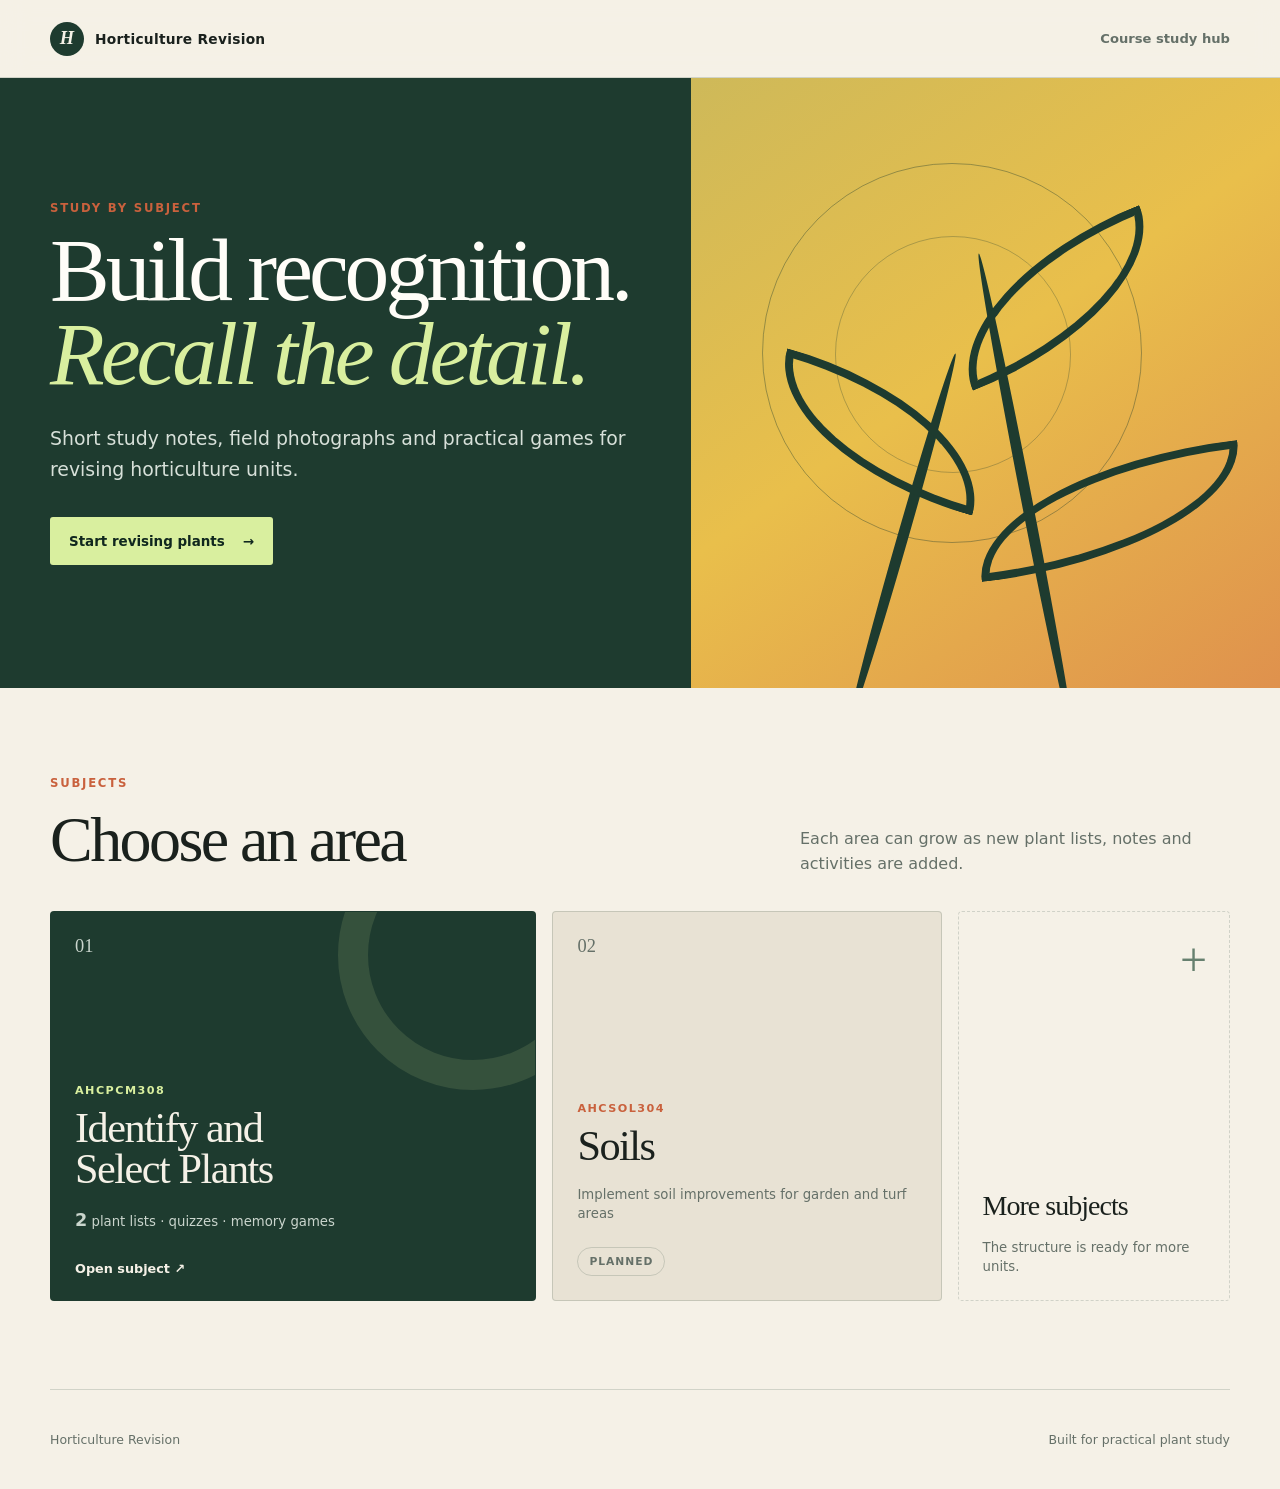
<file: index.html>
<!doctype html>
<html lang="en">
<head>
  <meta charset="utf-8">
  <meta name="viewport" content="width=device-width, initial-scale=1">
  <meta name="description" content="Horticulture revision activities and study notes.">
  <meta name="theme-color" content="#1e3b2f">
  <title>Horticulture Revision</title>
  <link rel="icon" type="image/svg+xml" href="data:image/svg+xml,%3Csvg xmlns='http://www.w3.org/2000/svg' viewBox='0 0 64 64'%3E%3Crect width='64' height='64' rx='32' fill='%231e3b2f'/%3E%3Cpath d='M18 47c13-4 22-14 27-31M26 37c-8-1-12-5-13-12 8 0 13 4 14 10M35 29c1-8 6-12 14-13-1 8-5 13-13 15' fill='none' stroke='%23d9ef9f' stroke-width='4' stroke-linecap='round'/%3E%3C/svg%3E">
  <link rel="stylesheet" href="assets/site.css">
</head>
<body>
  <header class="site-header">
    <a class="brand" href="index.html" aria-label="Horticulture Revision home">
      <span class="brand-mark" aria-hidden="true">H</span>
      <span>Horticulture Revision</span>
    </a>
    <span class="header-note">Course study hub</span>
  </header>

  <main>
    <section class="hero home-hero">
      <div class="hero-copy">
        <p class="eyebrow">Study by subject</p>
        <h1>Build recognition.<br><em>Recall the detail.</em></h1>
        <p class="hero-intro">Short study notes, field photographs and practical games for revising horticulture units.</p>
        <a class="button button-primary" href="identify-select-plants/">Start revising plants <span aria-hidden="true">→</span></a>
      </div>
      <div class="hero-art" aria-hidden="true">
        <span class="sun"></span>
        <span class="stem stem-one"></span>
        <span class="stem stem-two"></span>
        <span class="leaf leaf-one"></span>
        <span class="leaf leaf-two"></span>
        <span class="leaf leaf-three"></span>
      </div>
    </section>

    <section class="section shell" aria-labelledby="subjects-title">
      <div class="section-heading">
        <div>
          <p class="eyebrow">Subjects</p>
          <h2 id="subjects-title">Choose an area</h2>
        </div>
        <p class="section-summary">Each area can grow as new plant lists, notes and activities are added.</p>
      </div>

      <div class="subject-grid">
        <a class="subject-card subject-card-active" href="identify-select-plants/">
          <span class="subject-number">01</span>
          <span class="subject-code">AHCPCM308</span>
          <strong>Identify and<br>Select Plants</strong>
          <span class="subject-meta"><b>2</b> plant lists · quizzes · memory games</span>
          <span class="subject-action">Open subject <span aria-hidden="true">↗</span></span>
        </a>

        <article class="subject-card subject-card-planned">
          <span class="subject-number">02</span>
          <span class="subject-code">AHCSOL304</span>
          <strong>Soils</strong>
          <span class="subject-meta">Implement soil improvements for garden and turf areas</span>
          <span class="status-pill">Planned</span>
        </article>

        <article class="subject-card subject-card-add">
          <span class="plus" aria-hidden="true">+</span>
          <strong>More subjects</strong>
          <span class="subject-meta">The structure is ready for more units.</span>
        </article>
      </div>
    </section>
  </main>

  <footer class="site-footer shell">
    <span>Horticulture Revision</span>
    <span>Built for practical plant study</span>
  </footer>
</body>
</html>
</file>
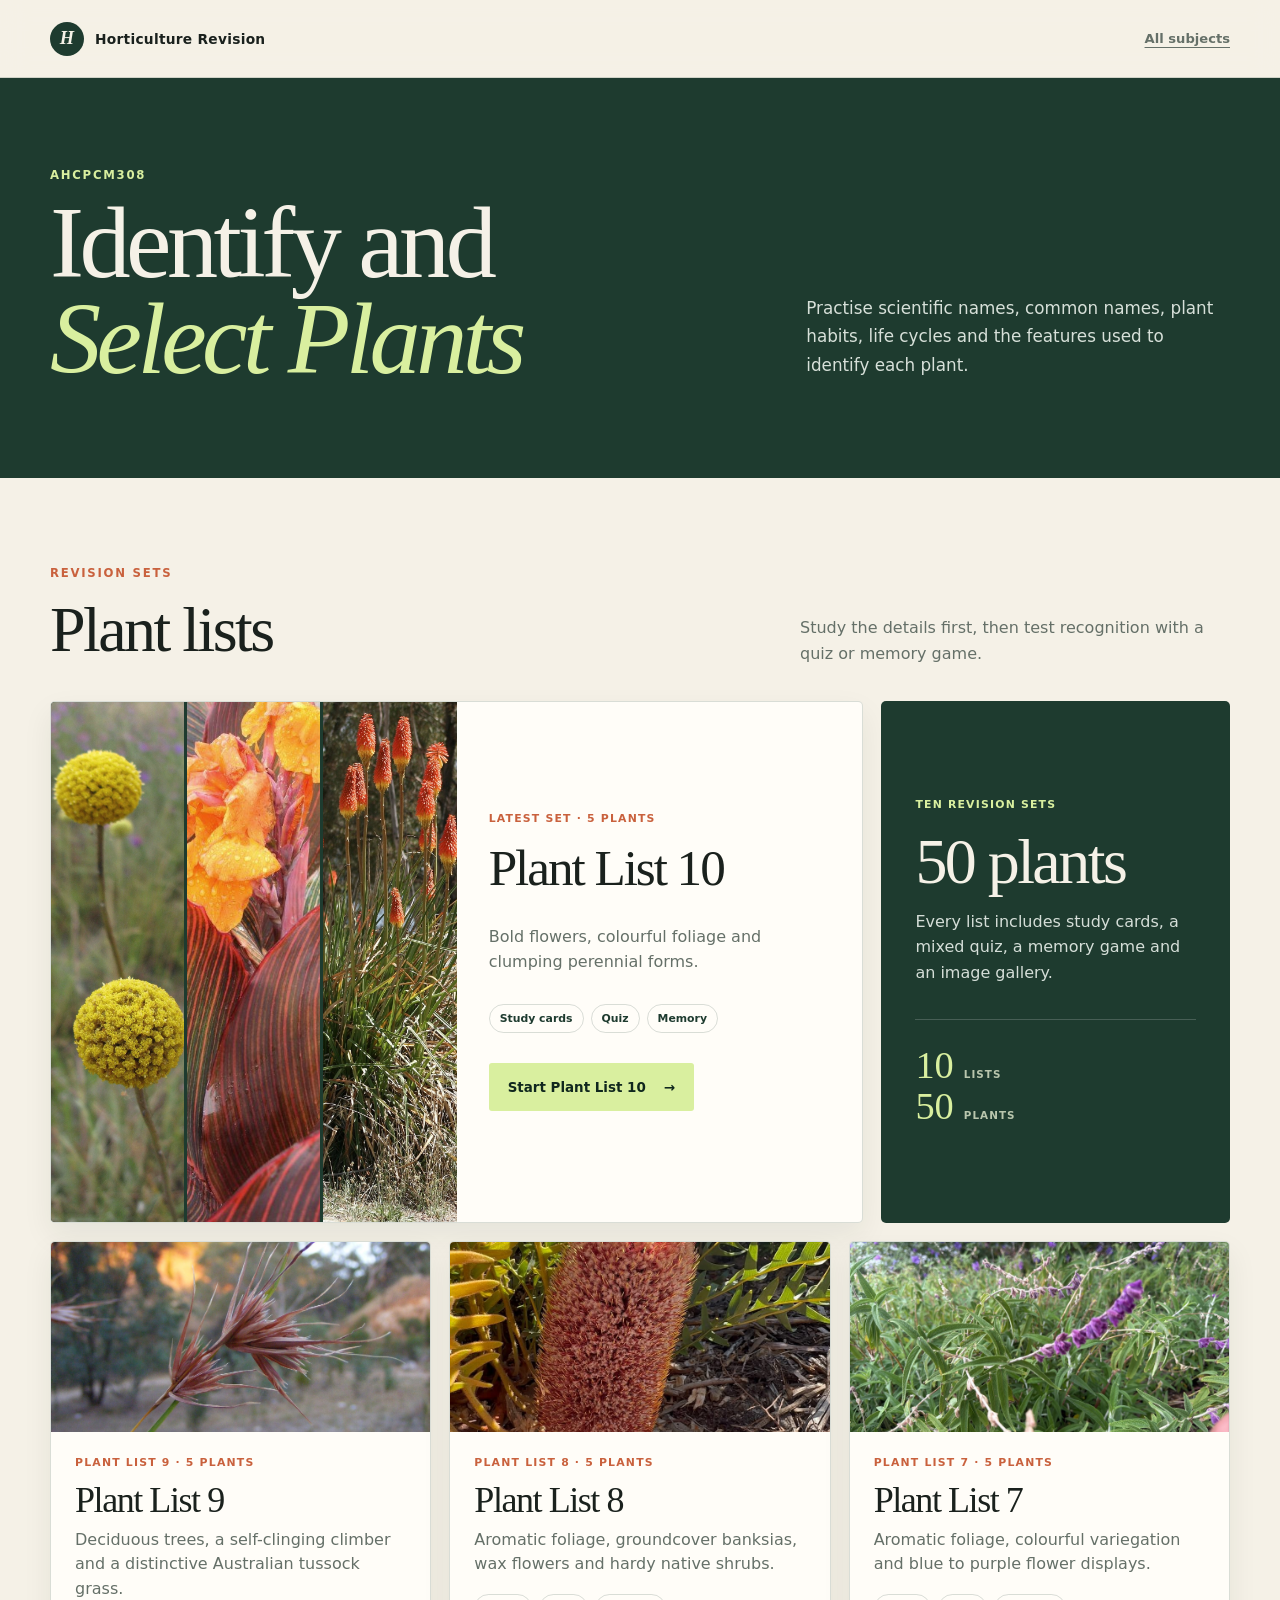
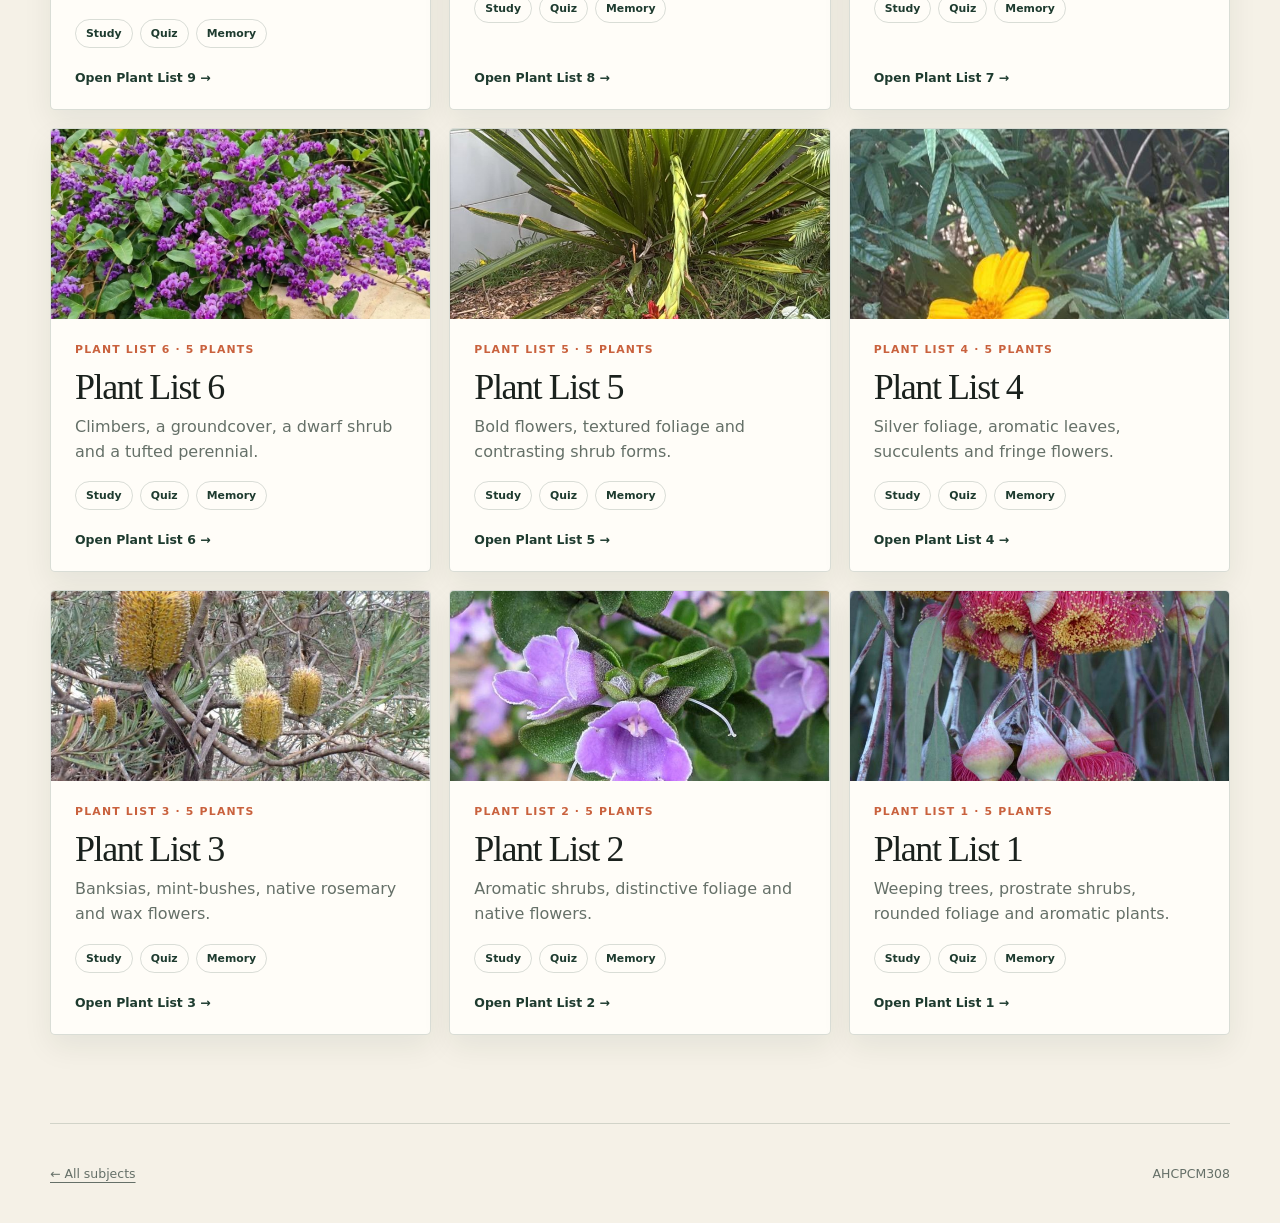
<file: identify-select-plants/index.html>
<!doctype html>
<html lang="en">
<head>
  <meta charset="utf-8">
  <meta name="viewport" content="width=device-width, initial-scale=1">
  <meta name="description" content="AHCPCM308 Identify and Select Plants revision activities.">
  <meta name="theme-color" content="#1e3b2f">
  <title>Identify and Select Plants · Horticulture Revision</title>
  <link rel="icon" type="image/svg+xml" href="data:image/svg+xml,%3Csvg xmlns='http://www.w3.org/2000/svg' viewBox='0 0 64 64'%3E%3Crect width='64' height='64' rx='32' fill='%231e3b2f'/%3E%3Cpath d='M18 47c13-4 22-14 27-31M26 37c-8-1-12-5-13-12 8 0 13 4 14 10M35 29c1-8 6-12 14-13-1 8-5 13-13 15' fill='none' stroke='%23d9ef9f' stroke-width='4' stroke-linecap='round'/%3E%3C/svg%3E">
  <link rel="stylesheet" href="../assets/site.css">
</head>
<body>
  <header class="site-header">
    <a class="brand" href="../index.html">
      <span class="brand-mark" aria-hidden="true">H</span>
      <span>Horticulture Revision</span>
    </a>
    <a class="header-link" href="../index.html">All subjects</a>
  </header>

  <main>
    <section class="subject-hero">
      <div class="shell subject-hero-inner">
        <div>
          <p class="eyebrow light">AHCPCM308</p>
          <h1>Identify and<br><em>Select Plants</em></h1>
        </div>
        <p>Practise scientific names, common names, plant habits, life cycles and the features used to identify each plant.</p>
      </div>
    </section>

    <section class="section shell" aria-labelledby="lists-title">
      <div class="section-heading">
        <div>
          <p class="eyebrow">Revision sets</p>
          <h2 id="lists-title">Plant lists</h2>
        </div>
        <p class="section-summary">Study the details first, then test recognition with a quiz or memory game.</p>
      </div>

      <div class="module-grid module-grid-featured">
        <a class="module-card module-featured" href="plant-list-10/">
          <div class="module-photo-strip" aria-hidden="true">
            <img src="../assets/images/list-10-galleries/pycnosorus-globosus/04.jpg" alt="">
            <img src="../assets/images/list-10-galleries/canna-tropicanna/01.jpg" alt="">
            <img src="../assets/images/list-10-galleries/kniphofia-uvaria/02.jpg" alt="">
          </div>
          <div class="module-body">
            <span class="module-label">Latest set · 5 plants</span>
            <h2>Plant List 10</h2>
            <p>Bold flowers, colourful foliage and clumping perennial forms.</p>
            <span class="module-tools"><span>Study cards</span><span>Quiz</span><span>Memory</span></span>
            <span class="button button-primary">Start Plant List 10 <span aria-hidden="true">→</span></span>
          </div>
        </a>

        <aside class="module-overview">
          <span class="module-label">Ten revision sets</span>
          <h2>50 plants</h2>
          <p>Every list includes study cards, a mixed quiz, a memory game and an image gallery.</p>
          <div class="module-overview-counts"><strong>10</strong><span>lists</span><strong>50</strong><span>plants</span></div>
        </aside>
      </div>

      <div class="module-list-grid" aria-label="Plant Lists 1 to 9">
        <a class="module-card module-list-card" href="plant-list-9/">
          <img src="../assets/images/list-9-galleries/themeda-triandra/02.jpg" alt="Copper-brown seed head of Kangaroo Grass">
          <div class="module-list-body"><span class="module-label">Plant List 9 · 5 plants</span><h3>Plant List 9</h3><p>Deciduous trees, a self-clinging climber and a distinctive Australian tussock grass.</p><span class="module-tools"><span>Study</span><span>Quiz</span><span>Memory</span></span><strong>Open Plant List 9 →</strong></div>
        </a>
        <a class="module-card module-list-card" href="plant-list-8/">
          <img src="../assets/images/list-8-galleries/banksia-blechnifolia/03.jpg" alt="Fern-like foliage and flower spike of Groundcover Banksia">
          <div class="module-list-body"><span class="module-label">Plant List 8 · 5 plants</span><h3>Plant List 8</h3><p>Aromatic foliage, groundcover banksias, wax flowers and hardy native shrubs.</p><span class="module-tools"><span>Study</span><span>Quiz</span><span>Memory</span></span><strong>Open Plant List 8 →</strong></div>
        </a>
        <a class="module-card module-list-card" href="plant-list-7/">
          <img src="../assets/images/list-7-galleries/salvia-leucantha/01.jpg" alt="Purple flower spikes of Mexican Bush Sage">
          <div class="module-list-body"><span class="module-label">Plant List 7 · 5 plants</span><h3>Plant List 7</h3><p>Aromatic foliage, colourful variegation and blue to purple flower displays.</p><span class="module-tools"><span>Study</span><span>Quiz</span><span>Memory</span></span><strong>Open Plant List 7 →</strong></div>
        </a>
        <a class="module-card module-list-card" href="plant-list-6/">
          <img src="../assets/images/list-6-galleries/hardenbergia/02.jpg" alt="Purple flowers of Happy Wanderer">
          <div class="module-list-body"><span class="module-label">Plant List 6 · 5 plants</span><h3>Plant List 6</h3><p>Climbers, a groundcover, a dwarf shrub and a tufted perennial.</p><span class="module-tools"><span>Study</span><span>Quiz</span><span>Memory</span></span><strong>Open Plant List 6 →</strong></div>
        </a>
        <a class="module-card module-list-card" href="plant-list-5/">
          <img src="plant-list-5/assets/doryanthes-palmeri.jpg" alt="Giant Spear Lily">
          <div class="module-list-body"><span class="module-label">Plant List 5 · 5 plants</span><h3>Plant List 5</h3><p>Bold flowers, textured foliage and contrasting shrub forms.</p><span class="module-tools"><span>Study</span><span>Quiz</span><span>Memory</span></span><strong>Open Plant List 5 →</strong></div>
        </a>
        <a class="module-card module-list-card" href="plant-list-4/">
          <img src="../assets/images/list-4-galleries/tagetes-lemmonii/02.jpg" alt="Yellow flower of Passionfruit Marigold">
          <div class="module-list-body"><span class="module-label">Plant List 4 · 5 plants</span><h3>Plant List 4</h3><p>Silver foliage, aromatic leaves, succulents and fringe flowers.</p><span class="module-tools"><span>Study</span><span>Quiz</span><span>Memory</span></span><strong>Open Plant List 4 →</strong></div>
        </a>
        <a class="module-card module-list-card" href="plant-list-3/">
          <img src="../assets/images/list-3-galleries/banksia-marginata/01.jpg" alt="Yellow flower spikes of Silver Banksia">
          <div class="module-list-body"><span class="module-label">Plant List 3 · 5 plants</span><h3>Plant List 3</h3><p>Banksias, mint-bushes, native rosemary and wax flowers.</p><span class="module-tools"><span>Study</span><span>Quiz</span><span>Memory</span></span><strong>Open Plant List 3 →</strong></div>
        </a>
        <a class="module-card module-list-card" href="plant-list-2/">
          <img src="../assets/images/list-2-galleries/prostanthera-rotundifolia/01.jpg" alt="Purple flowers of Round-leaf Mint Bush">
          <div class="module-list-body"><span class="module-label">Plant List 2 · 5 plants</span><h3>Plant List 2</h3><p>Aromatic shrubs, distinctive foliage and native flowers.</p><span class="module-tools"><span>Study</span><span>Quiz</span><span>Memory</span></span><strong>Open Plant List 2 →</strong></div>
        </a>
        <a class="module-card module-list-card" href="plant-list-1/">
          <img src="../assets/images/list-1-galleries/eucalyptus-caesia/01.jpg" alt="Pink-red flowers of Silver Princess">
          <div class="module-list-body"><span class="module-label">Plant List 1 · 5 plants</span><h3>Plant List 1</h3><p>Weeping trees, prostrate shrubs, rounded foliage and aromatic plants.</p><span class="module-tools"><span>Study</span><span>Quiz</span><span>Memory</span></span><strong>Open Plant List 1 →</strong></div>
        </a>
      </div>
    </section>
  </main>

  <footer class="site-footer shell">
    <a href="../index.html">← All subjects</a>
    <span>AHCPCM308</span>
  </footer>
</body>
</html>
</file>
<file: assets/site.css>
:root {
  --forest: #1e3b2f;
  --forest-dark: #10271e;
  --eucalyptus: #66806f;
  --sage: #b9c6ad;
  --lime: #d9ef9f;
  --paper: #f5f1e7;
  --paper-dark: #e8e2d4;
  --white: #fffdf8;
  --ink: #1a211d;
  --muted: #657068;
  --clay: #c9613d;
  --yellow: #e9bf4b;
  --violet: #6d4b8c;
  --line: rgba(30, 59, 47, .17);
  --shadow: 0 22px 55px rgba(16, 39, 30, .13);
}

* { box-sizing: border-box; }
html { scroll-behavior: smooth; }
body {
  margin: 0;
  min-height: 100vh;
  color: var(--ink);
  background: var(--paper);
  font-family: Inter, ui-sans-serif, system-ui, -apple-system, BlinkMacSystemFont, "Segoe UI", sans-serif;
}
img { max-width: 100%; }
a { color: inherit; }
button { font: inherit; }
[hidden] { display: none !important; }
.shell { width: min(1180px, calc(100% - 40px)); margin-inline: auto; }

.site-header {
  min-height: 78px;
  display: flex;
  align-items: center;
  justify-content: space-between;
  gap: 24px;
  padding: 14px max(20px, calc((100vw - 1180px) / 2));
  border-bottom: 1px solid var(--line);
  background: rgba(245, 241, 231, .92);
  backdrop-filter: blur(14px);
  position: relative;
  z-index: 10;
}
.brand { display: inline-flex; align-items: center; gap: 11px; font-size: .86rem; font-weight: 850; letter-spacing: .02em; text-decoration: none; }
.brand-mark { width: 34px; height: 34px; display: grid; place-items: center; border-radius: 50%; color: var(--paper); background: var(--forest); font-family: Georgia, serif; font-size: 1.15rem; font-style: italic; }
.header-note, .header-link { color: var(--muted); font-size: .82rem; font-weight: 700; }
.header-link { text-decoration-thickness: 1px; text-underline-offset: 4px; }

.hero { min-height: 610px; display: grid; grid-template-columns: minmax(0, 1.08fr) minmax(320px, .92fr); overflow: hidden; background: var(--forest); }
.hero-copy { align-self: center; padding: 75px max(28px, calc((100vw - 1180px) / 2)); padding-right: 34px; color: var(--white); }
.eyebrow { margin: 0 0 13px; color: var(--clay); font-size: .73rem; font-weight: 900; letter-spacing: .15em; text-transform: uppercase; }
.eyebrow.light { color: var(--lime); }
.hero h1, .subject-hero h1, .activity-intro h1 {
  margin: 0;
  font-family: Georgia, "Times New Roman", serif;
  font-weight: 400;
  letter-spacing: -.045em;
  line-height: .94;
}
.hero h1 { max-width: 720px; font-size: clamp(3.5rem, 7vw, 7.2rem); }
.hero h1 em, .subject-hero h1 em { color: var(--lime); font-weight: 400; }
.hero-intro { max-width: 580px; margin: 27px 0 32px; color: #d7e0d9; font-size: clamp(1rem, 1.5vw, 1.18rem); line-height: 1.65; }
.button { min-height: 48px; display: inline-flex; align-items: center; justify-content: center; gap: 18px; border: 0; border-radius: 3px; padding: 13px 19px; font-size: .84rem; font-weight: 850; text-decoration: none; cursor: pointer; transition: transform .18s ease, background .18s ease; }
.button:hover { transform: translateY(-2px); }
.button-primary { color: var(--forest-dark); background: var(--lime); }
.button-secondary { color: var(--paper); background: var(--forest); }
.hero-art { position: relative; min-height: 610px; overflow: hidden; background: linear-gradient(145deg, #ceb959 0%, var(--yellow) 47%, #df914d 100%); }
.sun { position: absolute; width: min(30vw, 380px); aspect-ratio: 1; top: 14%; left: 12%; border: 1px solid rgba(30,59,47,.38); border-radius: 50%; }
.sun::after { content: ""; position: absolute; width: 62%; aspect-ratio: 1; inset: 19%; border: 1px solid rgba(30,59,47,.28); border-radius: 50%; }
.stem { position: absolute; width: 11px; height: 82%; bottom: -10%; left: 56%; border-radius: 100%; background: var(--forest); transform: rotate(-11deg); }
.stem-two { height: 63%; left: 35%; bottom: -7%; transform: rotate(16deg); }
.leaf { position: absolute; width: 38%; height: 18%; border: 8px solid var(--forest); border-radius: 100% 0 100% 0; transform: rotate(-22deg); }
.leaf-one { left: 43%; top: 27%; }
.leaf-two { left: 13%; top: 49%; transform: scaleX(-1) rotate(-16deg); }
.leaf-three { left: 48%; top: 62%; width: 46%; transform: rotate(-7deg); }

.section { padding-block: 88px; }
.section-heading { display: flex; justify-content: space-between; gap: 40px; align-items: end; margin-bottom: 34px; }
.section-heading h2 { margin: 0; font-family: Georgia, serif; font-size: clamp(2.4rem, 5vw, 4.8rem); font-weight: 400; letter-spacing: -.04em; }
.section-summary { max-width: 430px; margin: 0; color: var(--muted); line-height: 1.6; }
.subject-grid { display: grid; grid-template-columns: 1.25fr 1fr .7fr; gap: 16px; }
.subject-card { min-height: 390px; display: flex; flex-direction: column; position: relative; overflow: hidden; border: 1px solid var(--line); border-radius: 4px; padding: 24px; text-decoration: none; background: var(--white); }
.subject-number { color: var(--muted); font-family: Georgia, serif; font-size: 1.15rem; }
.subject-code { margin-top: auto; color: var(--clay); font-size: .7rem; font-weight: 900; letter-spacing: .13em; }
.subject-card strong { margin-top: 10px; font-family: Georgia, serif; font-size: clamp(1.8rem, 3.3vw, 3.2rem); font-weight: 400; line-height: .98; letter-spacing: -.035em; }
.subject-meta { margin-top: 18px; color: var(--muted); font-size: .83rem; line-height: 1.45; }
.subject-meta b { color: inherit; font-size: 1.1rem; }
.subject-action { margin-top: 28px; font-size: .8rem; font-weight: 850; }
.subject-card-active { color: var(--paper); background: var(--forest); transition: transform .2s ease, box-shadow .2s ease; }
.subject-card-active:hover { transform: translateY(-6px); box-shadow: var(--shadow); }
.subject-card-active::after { content: ""; position: absolute; width: 210px; height: 210px; top: -92px; right: -73px; border: 30px solid rgba(217,239,159,.12); border-radius: 50%; }
.subject-card-active .subject-number, .subject-card-active .subject-meta { color: #cad5cd; }
.subject-card-active .subject-code { color: var(--lime); }
.subject-card-planned { background: var(--paper-dark); }
.status-pill { align-self: flex-start; margin-top: 24px; border: 1px solid var(--line); border-radius: 999px; padding: 7px 11px; color: var(--muted); font-size: .67rem; font-weight: 850; text-transform: uppercase; letter-spacing: .09em; }
.subject-card-add { justify-content: flex-end; background: transparent; border-style: dashed; }
.subject-card-add .plus { position: absolute; top: 20px; right: 22px; color: var(--eucalyptus); font-family: Georgia, serif; font-size: 3rem; font-weight: 200; }
.subject-card-add strong { font-size: 1.75rem; }
.site-footer { min-height: 100px; display: flex; justify-content: space-between; align-items: center; gap: 20px; border-top: 1px solid var(--line); color: var(--muted); font-size: .78rem; }
.site-footer a { text-underline-offset: 4px; }

.subject-hero { padding-block: 90px; color: var(--paper); background: var(--forest); }
.subject-hero-inner { display: grid; grid-template-columns: 1.25fr .75fr; align-items: end; gap: 50px; }
.subject-hero h1 { font-size: clamp(3.5rem, 8vw, 7.4rem); }
.subject-hero p:last-child { max-width: 430px; margin: 0 0 8px; color: #d7e0d9; font-size: 1.05rem; line-height: 1.7; }
.module-grid { display: grid; grid-template-columns: 1.4fr .6fr; gap: 18px; align-items: stretch; }
.module-grid-featured { margin-bottom: 18px; }
.module-card { overflow: hidden; border: 1px solid var(--line); border-radius: 5px; text-decoration: none; background: var(--white); box-shadow: 0 12px 30px rgba(16,39,30,.07); }
.module-featured { display: grid; grid-template-columns: 1fr 1fr; }
.module-photo-strip { min-height: 520px; display: grid; grid-template-columns: repeat(3, 1fr); gap: 3px; overflow: hidden; background: var(--forest); }
.module-photo-strip img { width: 100%; height: 100%; object-fit: cover; filter: saturate(.88); transition: transform .35s ease, filter .35s ease; }
.module-featured:hover .module-photo-strip img { transform: scale(1.025); filter: saturate(1.05); }
.module-body, .module-compact { padding: 32px; }
.module-body { display: flex; flex-direction: column; justify-content: center; align-items: flex-start; }
.module-label { color: var(--clay); font-size: .68rem; font-weight: 900; letter-spacing: .11em; text-transform: uppercase; }
.module-card h2 { margin: 13px 0 12px; font-family: Georgia, serif; font-size: clamp(2.25rem, 4vw, 4rem); font-weight: 400; letter-spacing: -.04em; }
.module-card p { color: var(--muted); line-height: 1.55; }
.module-tools { display: flex; flex-wrap: wrap; gap: 7px; margin: 14px 0 30px; }
.module-tools span { border: 1px solid var(--line); border-radius: 999px; padding: 7px 10px; color: var(--forest); font-size: .68rem; font-weight: 800; }
.module-compact { min-height: 520px; display: flex; flex-direction: column; justify-content: space-between; background: var(--yellow); }
.module-compact .module-label { color: var(--forest); }
.module-compact .button { align-self: flex-start; }
.module-overview { min-height: 520px; display: flex; flex-direction: column; justify-content: center; border-radius: 5px; padding: 34px; color: var(--paper); background: var(--forest); }
.module-overview .module-label { color: var(--lime); }
.module-overview h2 { margin: 14px 0 10px; font-family: Georgia, serif; font-size: clamp(2.8rem, 5vw, 4.5rem); font-weight: 400; letter-spacing: -.04em; }
.module-overview p { margin: 0; color: #d5ded8; line-height: 1.6; }
.module-overview-counts { display: grid; grid-template-columns: auto 1fr; align-items: baseline; gap: 2px 10px; margin-top: 34px; padding-top: 26px; border-top: 1px solid rgba(255,255,255,.18); }
.module-overview-counts strong { color: var(--lime); font-family: Georgia, serif; font-size: 2.4rem; font-weight: 400; line-height: 1; }
.module-overview-counts span { color: var(--sage); font-size: .65rem; font-weight: 850; letter-spacing: .1em; text-transform: uppercase; }
.module-list-grid { display: grid; grid-template-columns: repeat(3, minmax(0, 1fr)); gap: 18px; }
.module-list-card { min-height: 430px; display: grid; grid-template-rows: 190px 1fr; transition: transform .2s ease, box-shadow .2s ease; }
.module-list-card:hover { transform: translateY(-5px); box-shadow: var(--shadow); }
.module-list-card > img { width: 100%; height: 100%; display: block; object-fit: cover; }
.module-list-body { display: flex; flex-direction: column; align-items: flex-start; padding: 24px; }
.module-list-body h3 { margin: 10px 0 7px; font-family: Georgia, serif; font-size: 2.25rem; font-weight: 400; letter-spacing: -.04em; }
.module-list-body p { margin: 0; }
.module-list-body .module-tools { margin: 17px 0 22px; }
.module-list-body > strong { margin-top: auto; color: var(--forest); font-size: .78rem; }

.activity-page { background: #f7f4ec; }
.activity-header { position: sticky; top: 0; }
.activity-main { padding-bottom: 70px; }
.activity-intro { display: flex; justify-content: space-between; align-items: end; gap: 30px; padding-block: 54px 34px; }
.activity-intro h1 { font-size: clamp(2.8rem, 6vw, 5.4rem); }
.activity-intro p:last-child { max-width: 650px; margin: 15px 0 0; color: var(--muted); line-height: 1.55; }
.list-count { width: 94px; height: 94px; display: grid; place-items: center; align-content: center; flex: 0 0 auto; border-radius: 50%; color: var(--paper); background: var(--forest); }
.list-count strong { font-family: Georgia, serif; font-size: 2rem; font-weight: 400; line-height: 1; }
.list-count span { margin-top: 3px; color: var(--sage); font-size: .61rem; font-weight: 850; letter-spacing: .1em; text-transform: uppercase; }
.mode-nav { display: flex; gap: 4px; padding: 5px; border-radius: 4px; background: var(--paper-dark); }
.mode-button { flex: 1; border: 0; padding: 15px 18px; color: var(--muted); background: transparent; font-weight: 850; cursor: pointer; }
.mode-button span { margin-right: 6px; color: var(--eucalyptus); font-family: Georgia, serif; font-weight: 400; }
.mode-button[aria-selected="true"] { color: var(--paper); background: var(--forest); }
.mode-button[aria-selected="true"] span { color: var(--lime); }
.mode-panel { padding-top: 24px; }
.study-grid { display: grid; grid-template-columns: repeat(2, minmax(0, 1fr)); gap: 18px; }
.plant-card { display: grid; grid-template-columns: minmax(220px, .9fr) minmax(0, 1.1fr); min-height: 420px; overflow: hidden; border: 1px solid var(--line); border-radius: 5px; background: var(--white); }
.plant-card:first-child { grid-column: 1 / -1; grid-template-columns: 1.1fr .9fr; min-height: 510px; }
.plant-image { position: relative; min-height: 300px; overflow: hidden; border: 0; padding: 0; background: var(--sage); cursor: zoom-in; text-align: left; }
.plant-image img { width: 100%; height: 100%; display: block; object-fit: cover; transition: transform .35s ease; }
.plant-card:hover .plant-image img { transform: scale(1.02); }
.plant-image:focus-visible { outline: 4px solid var(--clay); outline-offset: -4px; }
.plant-index { position: absolute; top: 14px; left: 14px; width: 38px; height: 38px; display: grid; place-items: center; border-radius: 50%; color: var(--paper); background: rgba(16,39,30,.85); font-family: Georgia, serif; }
.gallery-badge { position: absolute; right: 14px; bottom: 14px; border-radius: 999px; padding: 8px 11px; color: var(--white); background: rgba(16,39,30,.88); font-size: .65rem; font-weight: 850; letter-spacing: .04em; }
.plant-content { display: flex; flex-direction: column; padding: 26px; }
.plant-common { margin: 0 0 6px; color: var(--clay); font-size: .71rem; font-weight: 900; letter-spacing: .1em; text-transform: uppercase; }
.plant-content h2 { margin: 0; font-family: Georgia, serif; font-size: clamp(1.85rem, 3vw, 3.2rem); font-weight: 400; line-height: 1; letter-spacing: -.035em; }
.plant-tags { display: flex; flex-wrap: wrap; gap: 6px; margin: 15px 0 19px; }
.plant-tags span { border-radius: 999px; padding: 6px 9px; color: var(--forest); background: #e9eee4; font-size: .65rem; font-weight: 800; }
.plant-facts { display: grid; gap: 12px; margin: 0; }
.plant-facts div { padding-top: 11px; border-top: 1px solid var(--line); }
.plant-facts dt { margin-bottom: 4px; color: var(--eucalyptus); font-size: .64rem; font-weight: 900; letter-spacing: .09em; text-transform: uppercase; }
.plant-facts dd { margin: 0; color: #39463e; font-size: .83rem; line-height: 1.45; }
.characteristics-list { display: grid; gap: 5px; margin: 0; padding-left: 18px; }
.characteristics-list li::marker { color: var(--clay); }
.plant-sources { display: flex; flex-wrap: wrap; gap: 8px 14px; margin-top: auto; padding-top: 17px; }
.plant-sources a { color: var(--forest); font-size: .7rem; font-weight: 850; text-underline-offset: 3px; }
.source-note { margin: 24px 0 0; color: var(--muted); font-size: .75rem; line-height: 1.5; }

.activity-toolbar { display: flex; align-items: center; gap: 24px; padding: 13px 16px; margin-bottom: 16px; border: 1px solid var(--line); border-radius: 4px; background: rgba(255,253,248,.78); }
.activity-toolbar > div:not(.activity-progress) { display: flex; align-items: baseline; gap: 6px; white-space: nowrap; }
.activity-toolbar strong { font-family: Georgia, serif; font-size: 1.15rem; font-weight: 400; }
.activity-toolbar div > span { color: var(--muted); font-size: .62rem; font-weight: 900; letter-spacing: .07em; text-transform: uppercase; }
.activity-progress { flex: 1; height: 6px; overflow: hidden; border-radius: 99px; background: #dfe4da; }
.activity-progress span { display: block; width: 0; height: 100%; background: var(--clay); transition: width .3s ease; }
.text-button { border: 0; padding: 6px; color: var(--forest); background: transparent; font-size: .75rem; font-weight: 850; text-decoration: underline; text-underline-offset: 3px; cursor: pointer; }
.quiz-layout { display: grid; grid-template-columns: minmax(0, 1fr) 300px; gap: 18px; align-items: start; }
.quiz-card { overflow: hidden; border: 1px solid var(--line); border-radius: 5px; background: var(--white); box-shadow: var(--shadow); }
.quiz-visual { height: clamp(300px, 44vw, 520px); display: grid; place-items: center; overflow: hidden; position: relative; color: var(--paper); background: var(--forest); }
.quiz-visual img { width: 100%; height: 100%; object-fit: contain; background: #dbe2d4; }
.quiz-visual p { display: none; max-width: 700px; margin: 0; padding: 40px; font-family: Georgia, serif; font-size: clamp(1.55rem, 3vw, 2.55rem); line-height: 1.25; text-align: center; }
.quiz-visual.text-clue img { display: none; }
.quiz-visual.text-clue p { display: block; }
.quiz-content { padding: clamp(23px, 4vw, 40px); }
.question-type { color: var(--clay); font-size: .68rem; font-weight: 900; letter-spacing: .11em; text-transform: uppercase; }
.quiz-content h2 { margin: 9px 0 21px; font-family: Georgia, serif; font-size: clamp(1.75rem, 3vw, 2.7rem); font-weight: 400; line-height: 1.05; }
.quiz-options { display: grid; grid-template-columns: 1fr 1fr; gap: 9px; }
.quiz-option { min-height: 60px; border: 1px solid var(--line); border-radius: 3px; padding: 12px 14px; color: var(--ink); background: #fbfaf6; text-align: left; cursor: pointer; }
.quiz-option:hover:not(:disabled) { border-color: var(--forest); background: #f0f3eb; }
.quiz-option:focus-visible, .memory-card:focus-visible { outline: 3px solid var(--clay); outline-offset: 3px; }
.quiz-option.correct { border-color: #5f812f; background: #e8f1cf; }
.quiz-option.incorrect { border-color: #a7462e; background: #f7dfd6; }
.quiz-option:disabled { color: inherit; cursor: default; opacity: 1; }
.typed-answer-form { grid-column: 1 / -1; display: grid; gap: 9px; border: 1px solid var(--line); border-radius: 4px; padding: 18px; background: #fbfaf6; }
.typed-answer-form label { color: var(--eucalyptus); font-size: .68rem; font-weight: 900; letter-spacing: .09em; text-transform: uppercase; }
.typed-answer-form > div { display: grid; grid-template-columns: minmax(0, 1fr) auto; gap: 9px; }
.typed-answer-form input { min-height: 52px; width: 100%; border: 1px solid var(--line); border-radius: 3px; padding: 10px 13px; color: var(--ink); background: var(--white); font-size: 1rem; }
.typed-answer-form input:focus { outline: 3px solid rgba(201,97,61,.28); border-color: var(--clay); }
.typed-answer-form small { color: var(--muted); line-height: 1.4; }
.typed-answer-form.correct { border-color: #5f812f; background: #e8f1cf; }
.typed-answer-form.incorrect { border-color: #a7462e; background: #f7dfd6; }
.typed-answer-form input:disabled, .typed-answer-form button:disabled { opacity: 1; }
.quiz-feedback { min-height: 58px; margin: 16px 0; padding: 13px 15px; color: var(--muted); background: var(--paper); font-size: .85rem; line-height: 1.45; }
.quiz-feedback strong { display: block; color: var(--ink); margin-bottom: 3px; }
.quiz-aside, .memory-note { position: sticky; top: 96px; padding: 27px; color: var(--paper); background: var(--forest); }
.quiz-aside h3, .memory-note h3 { margin: 12px 0; font-family: Georgia, serif; font-size: 2rem; font-weight: 400; line-height: 1; }
.quiz-aside p, .memory-note p { color: #cad5cd; font-size: .85rem; line-height: 1.55; }
.quiz-aside .module-label, .memory-note .module-label { color: var(--lime); }
.score-display { display: flex; align-items: baseline; margin-top: 30px; padding-top: 18px; border-top: 1px solid rgba(255,255,255,.15); }
.score-display strong { color: var(--lime); font-family: Georgia, serif; font-size: 4.2rem; font-weight: 400; line-height: 1; }
.score-display span { color: var(--sage); }

.memory-layout { display: grid; grid-template-columns: minmax(0, 1fr) 300px; gap: 18px; align-items: start; }
.memory-board { display: grid; grid-template-columns: repeat(5, minmax(0, 1fr)); gap: 10px; perspective: 1000px; }
.memory-card { position: relative; aspect-ratio: .72; border: 0; padding: 0; background: transparent; cursor: pointer; transform-style: preserve-3d; transition: transform .46s cubic-bezier(.2,.75,.25,1); }
.memory-card.is-flipped, .memory-card.is-matched { transform: rotateY(180deg); }
.memory-face { position: absolute; inset: 0; overflow: hidden; border-radius: 4px; backface-visibility: hidden; box-shadow: 0 12px 25px rgba(16,39,30,.15); }
.memory-back { display: grid; place-items: center; color: var(--lime); background: var(--forest); border: 3px solid var(--white); }
.memory-back::before { content: "H"; width: 54%; aspect-ratio: 1; display: grid; place-items: center; border: 1px solid rgba(217,239,159,.4); border-radius: 50%; font-family: Georgia, serif; font-size: clamp(1.5rem, 4vw, 3rem); font-style: italic; }
.memory-front { transform: rotateY(180deg); background: var(--white); border: 3px solid var(--white); }
.memory-front img { width: 100%; height: 100%; display: block; object-fit: cover; }
.memory-name { display: flex; flex-direction: column; justify-content: space-between; padding: 14px 12px; }
.memory-name::before { content: "SCIENTIFIC NAME"; color: var(--clay); font-size: .52rem; font-weight: 900; letter-spacing: .1em; }
.memory-name strong { font-family: Georgia, serif; font-size: clamp(.9rem, 1.6vw, 1.25rem); font-weight: 400; line-height: 1.05; overflow-wrap: anywhere; }
.memory-name span { padding-top: 9px; border-top: 1px solid var(--line); color: var(--muted); font-size: .66rem; font-weight: 750; line-height: 1.25; }
.memory-card.is-matched .memory-front { box-shadow: 0 0 0 4px var(--lime), 0 12px 25px rgba(16,39,30,.15); }
.complete-dialog { width: min(480px, calc(100% - 28px)); border: 0; border-radius: 5px; padding: 0; color: var(--ink); background: var(--paper); box-shadow: 0 25px 90px rgba(0,0,0,.35); }
.complete-dialog::backdrop { background: rgba(16,39,30,.75); backdrop-filter: blur(6px); }
.dialog-inner { padding: 34px; text-align: center; }
.dialog-mark { width: 68px; height: 68px; display: grid; place-items: center; margin: 0 auto 19px; border-radius: 50%; color: var(--forest); background: var(--lime); font-size: 1.9rem; }
.dialog-inner h2 { margin: 0; font-family: Georgia, serif; font-size: 2.5rem; font-weight: 400; }
.dialog-inner p:not(.eyebrow) { color: var(--muted); line-height: 1.5; }

.gallery-dialog { width: min(1120px, calc(100% - 28px)); max-height: calc(100vh - 28px); border: 0; border-radius: 5px; padding: 0; color: var(--paper); background: var(--forest-dark); box-shadow: 0 28px 90px rgba(0,0,0,.48); }
.gallery-dialog::backdrop { background: rgba(10,25,19,.86); backdrop-filter: blur(7px); }
.gallery-shell { padding: 22px; }
.gallery-heading { display: flex; justify-content: space-between; align-items: start; gap: 20px; margin-bottom: 16px; }
.gallery-heading h2 { margin: 7px 0 0; font-family: Georgia, serif; font-size: clamp(1.5rem, 3vw, 2.5rem); font-weight: 400; line-height: 1; }
.gallery-heading h2 small { display: block; margin-top: 7px; color: var(--sage); font-family: Inter, ui-sans-serif, system-ui, sans-serif; font-size: .72rem; font-style: normal; font-weight: 750; letter-spacing: .04em; }
.gallery-heading .module-label { color: var(--lime); }
.gallery-close { width: 42px; height: 42px; flex: 0 0 auto; border: 1px solid rgba(255,255,255,.22); border-radius: 50%; color: var(--paper); background: transparent; font-size: 1.7rem; cursor: pointer; }
.gallery-stage { height: min(62vh, 670px); display: grid; grid-template-columns: 54px minmax(0, 1fr) 54px; align-items: center; gap: 10px; overflow: hidden; background: #0a1712; }
.gallery-stage img { width: 100%; height: 100%; display: block; object-fit: contain; }
.gallery-arrow { width: 44px; height: 44px; justify-self: center; border: 1px solid rgba(255,255,255,.22); border-radius: 50%; color: var(--paper); background: rgba(255,255,255,.07); font-size: 1.35rem; cursor: pointer; }
.gallery-meta { display: flex; justify-content: space-between; gap: 20px; padding: 11px 2px; color: var(--sage); font-size: .7rem; }
.gallery-meta span:first-child { color: var(--lime); font-weight: 850; }
.gallery-thumbnails { display: flex; gap: 8px; overflow-x: auto; padding: 3px 2px 8px; scrollbar-color: var(--eucalyptus) transparent; }
.gallery-thumbnail { width: 74px; height: 58px; flex: 0 0 auto; overflow: hidden; border: 2px solid transparent; border-radius: 2px; padding: 0; opacity: .6; background: #0a1712; cursor: pointer; }
.gallery-thumbnail[aria-current="true"] { border-color: var(--lime); opacity: 1; }
.gallery-thumbnail img { width: 100%; height: 100%; display: block; object-fit: cover; }
.gallery-close:focus-visible, .gallery-arrow:focus-visible, .gallery-thumbnail:focus-visible { outline: 3px solid var(--clay); outline-offset: 2px; }

@media (max-width: 920px) {
  .hero { grid-template-columns: 1fr; }
  .hero-art { min-height: 350px; }
  .subject-grid { grid-template-columns: 1fr 1fr; }
  .subject-card-add { min-height: 220px; grid-column: 1 / -1; }
  .module-grid { grid-template-columns: 1fr; }
  .module-compact { min-height: 330px; }
  .module-overview { min-height: 300px; }
  .module-list-grid { grid-template-columns: repeat(2, minmax(0, 1fr)); }
  .plant-card, .plant-card:first-child { grid-column: auto; grid-template-columns: 1fr; min-height: 0; }
  .quiz-layout, .memory-layout { grid-template-columns: 1fr; }
  .quiz-aside, .memory-note { position: static; }
  .memory-board { grid-template-columns: repeat(5, minmax(0, 1fr)); }
}

@media (max-width: 680px) {
  .shell { width: min(100% - 20px, 1180px); }
  .site-header { min-height: 64px; padding-inline: 12px; }
  .brand { font-size: .75rem; }
  .brand-mark { width: 30px; height: 30px; }
  .header-note { display: none; }
  .header-link { max-width: 140px; text-align: right; line-height: 1.2; }
  .hero { min-height: 0; }
  .hero-copy { padding: 62px 20px; }
  .hero h1 { font-size: clamp(3.2rem, 15vw, 5.6rem); }
  .hero-art { min-height: 280px; }
  .section { padding-block: 62px; }
  .section-heading { display: block; }
  .section-summary { margin-top: 16px; }
  .subject-grid { grid-template-columns: 1fr; }
  .subject-card { min-height: 330px; }
  .subject-card-add { grid-column: auto; min-height: 210px; }
  .site-footer { min-height: 90px; align-items: flex-start; flex-direction: column; justify-content: center; gap: 8px; }
  .subject-hero { padding-block: 62px; }
  .subject-hero-inner { grid-template-columns: 1fr; gap: 28px; }
  .subject-hero h1 { font-size: clamp(3.2rem, 16vw, 5.5rem); }
  .module-featured { grid-template-columns: 1fr; }
  .module-photo-strip { min-height: 310px; }
  .module-body, .module-compact { padding: 23px; }
  .module-list-grid { grid-template-columns: 1fr; }
  .module-list-card { min-height: 0; grid-template-rows: 220px auto; }
  .activity-intro { padding-block: 34px 22px; }
  .activity-intro h1 { font-size: 2.7rem; }
  .list-count { width: 70px; height: 70px; }
  .list-count strong { font-size: 1.5rem; }
  .mode-button { padding: 13px 7px; font-size: .8rem; }
  .mode-button span { display: none; }
  .study-grid { grid-template-columns: 1fr; gap: 12px; }
  .plant-image { min-height: 290px; max-height: 410px; }
  .plant-content { padding: 21px; }
  .activity-toolbar { gap: 10px 16px; flex-wrap: wrap; }
  .activity-progress { order: 5; flex-basis: 100%; }
  .quiz-visual { height: 290px; }
  .quiz-options { grid-template-columns: 1fr; }
  .quiz-option { min-height: 50px; }
  .typed-answer-form > div { grid-template-columns: 1fr; }
  .memory-board { grid-template-columns: repeat(2, minmax(0, 1fr)); gap: 7px; }
  .memory-card { aspect-ratio: .88; }
  .memory-name { padding: 11px 9px; }
  .gallery-shell { padding: 12px; }
  .gallery-stage { height: min(58vh, 520px); grid-template-columns: 42px minmax(0, 1fr) 42px; gap: 3px; }
  .gallery-arrow { width: 36px; height: 36px; }
  .gallery-meta span:last-child { display: none; }
}

@media (prefers-reduced-motion: reduce) {
  *, *::before, *::after { scroll-behavior: auto !important; transition-duration: .01ms !important; animation-duration: .01ms !important; }
}
</file>
